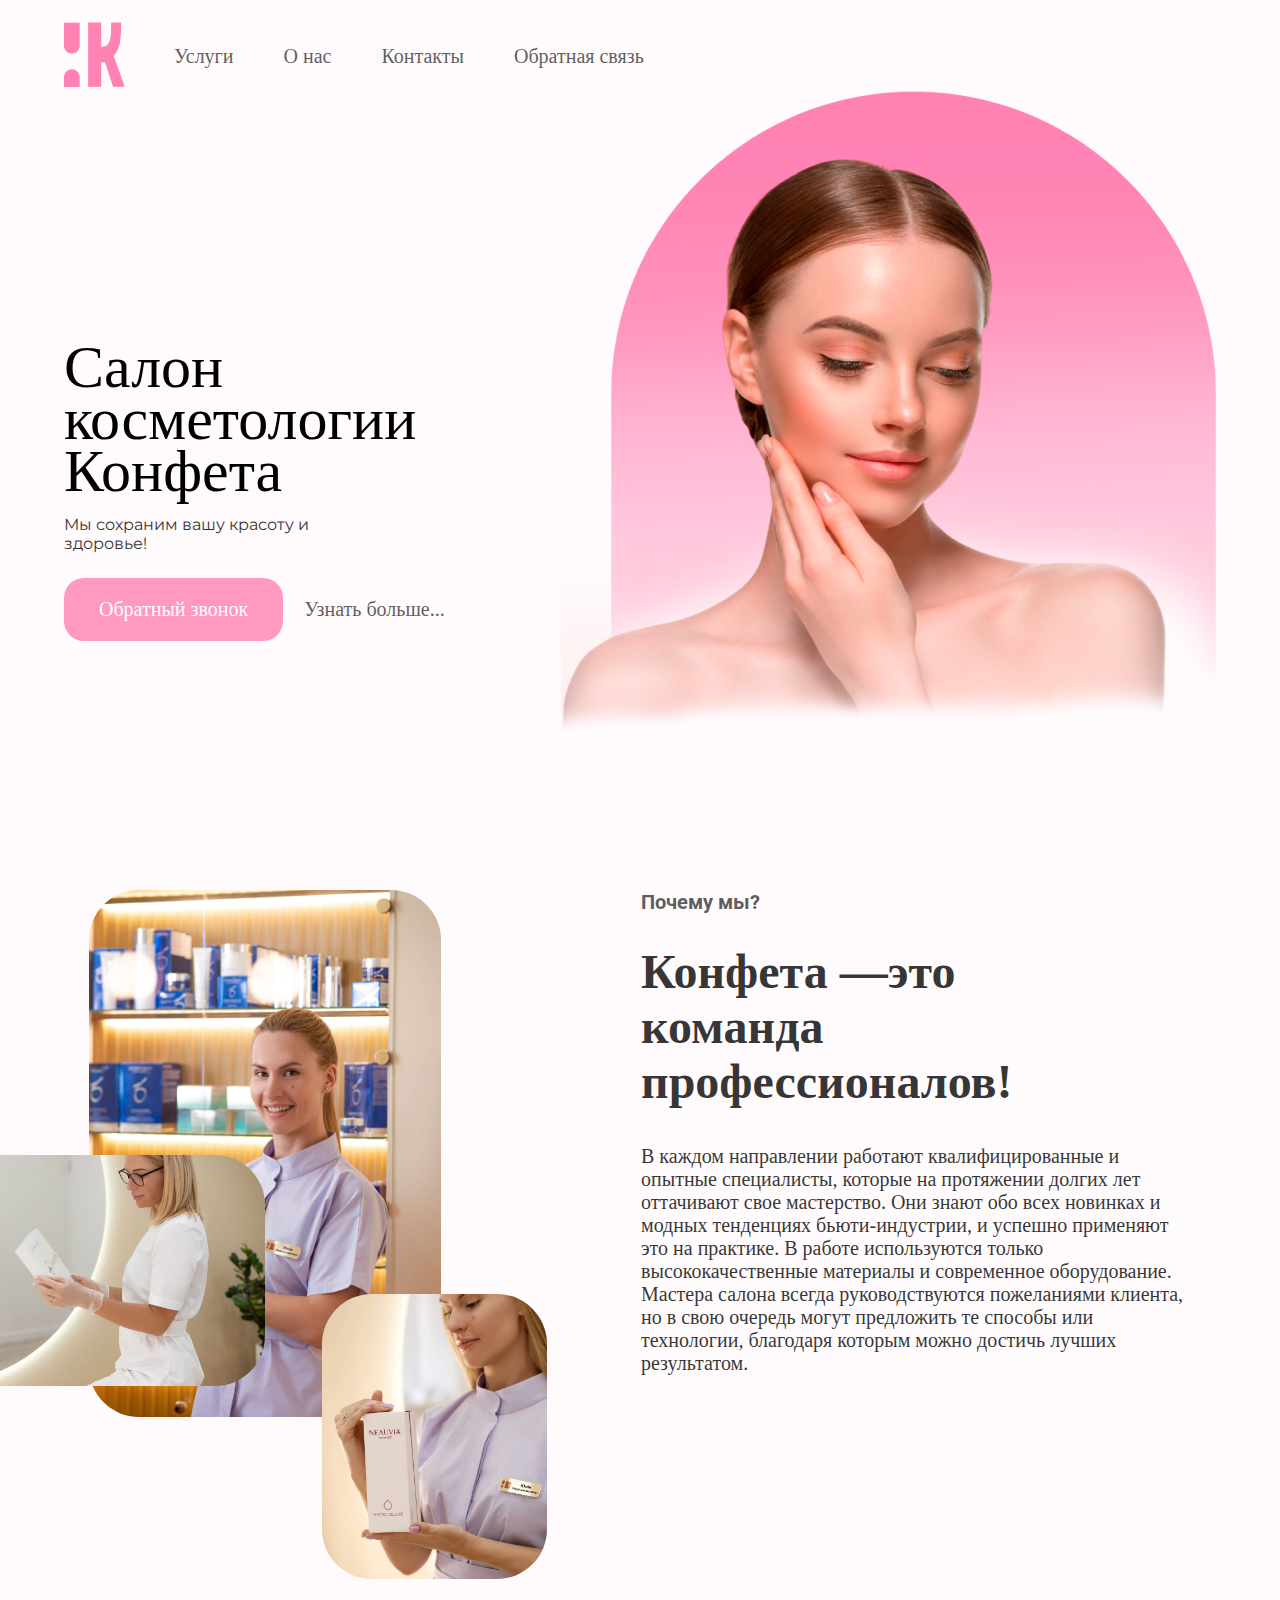
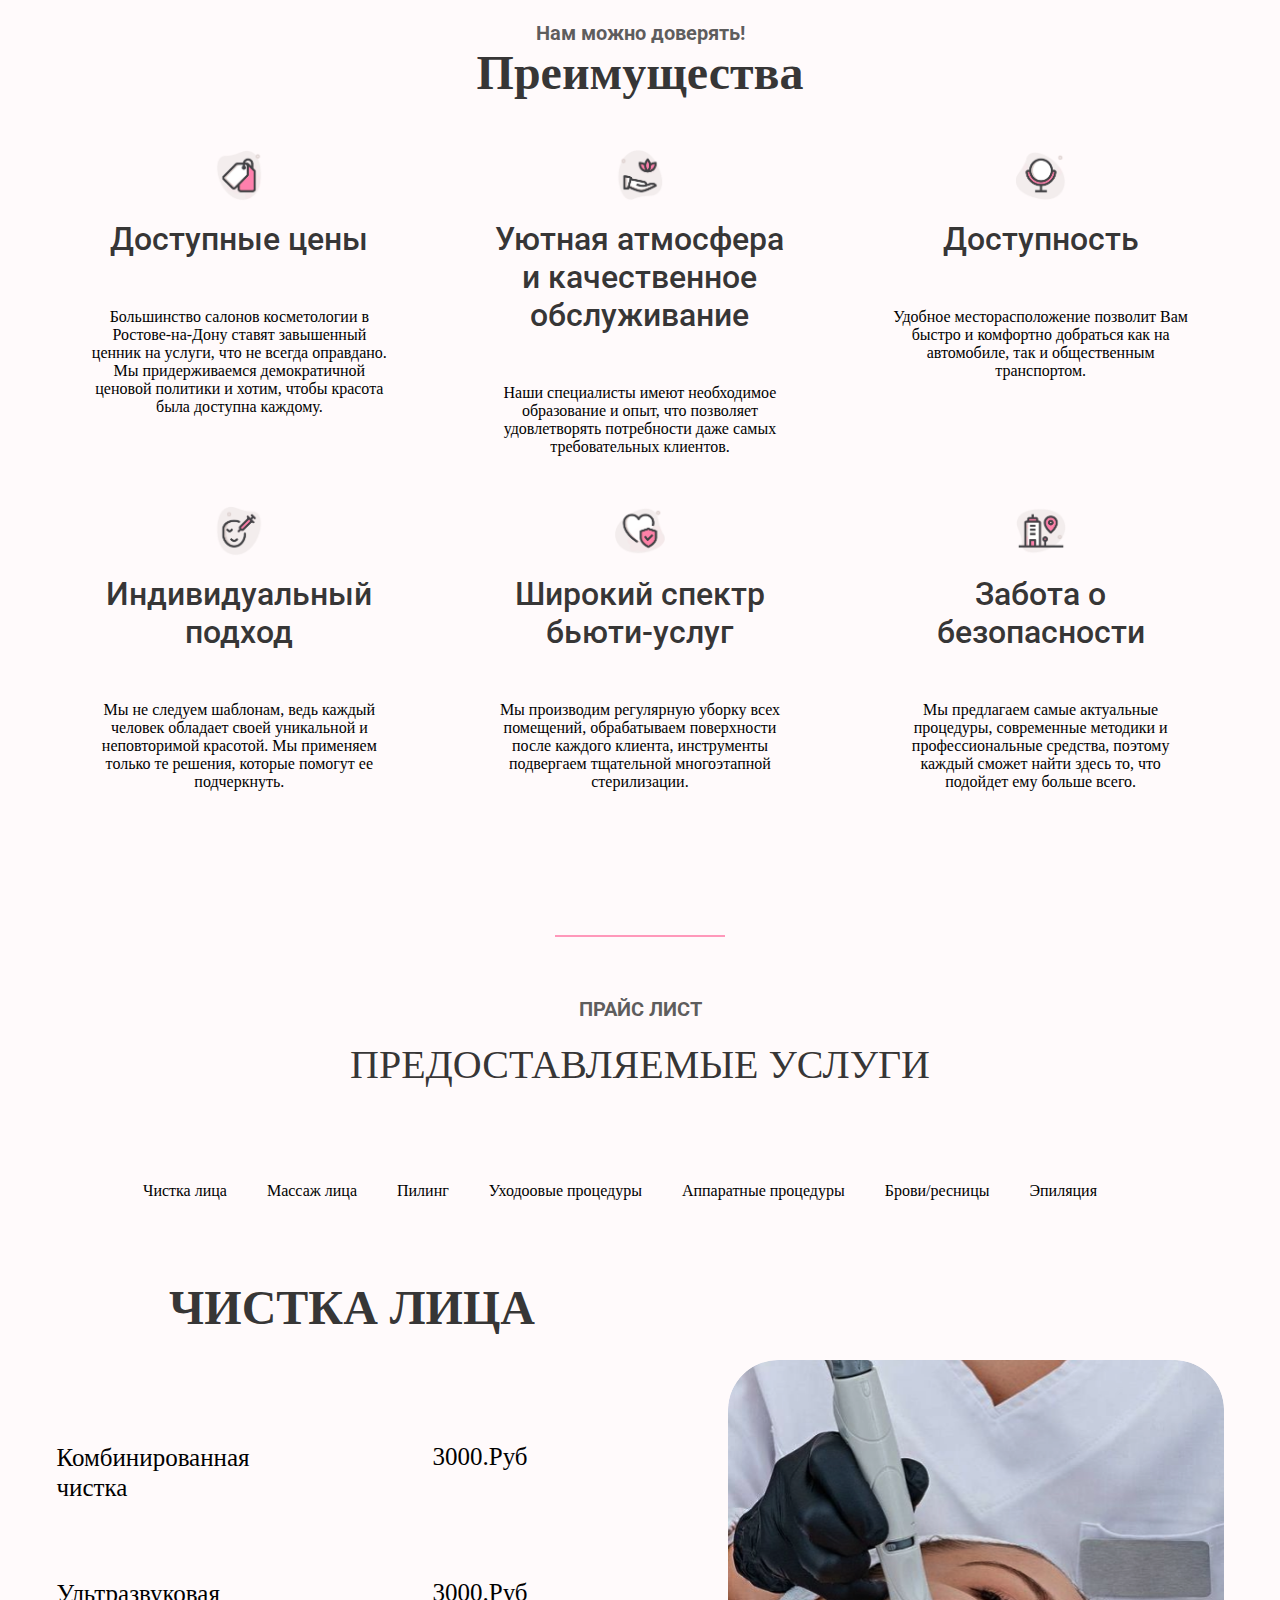
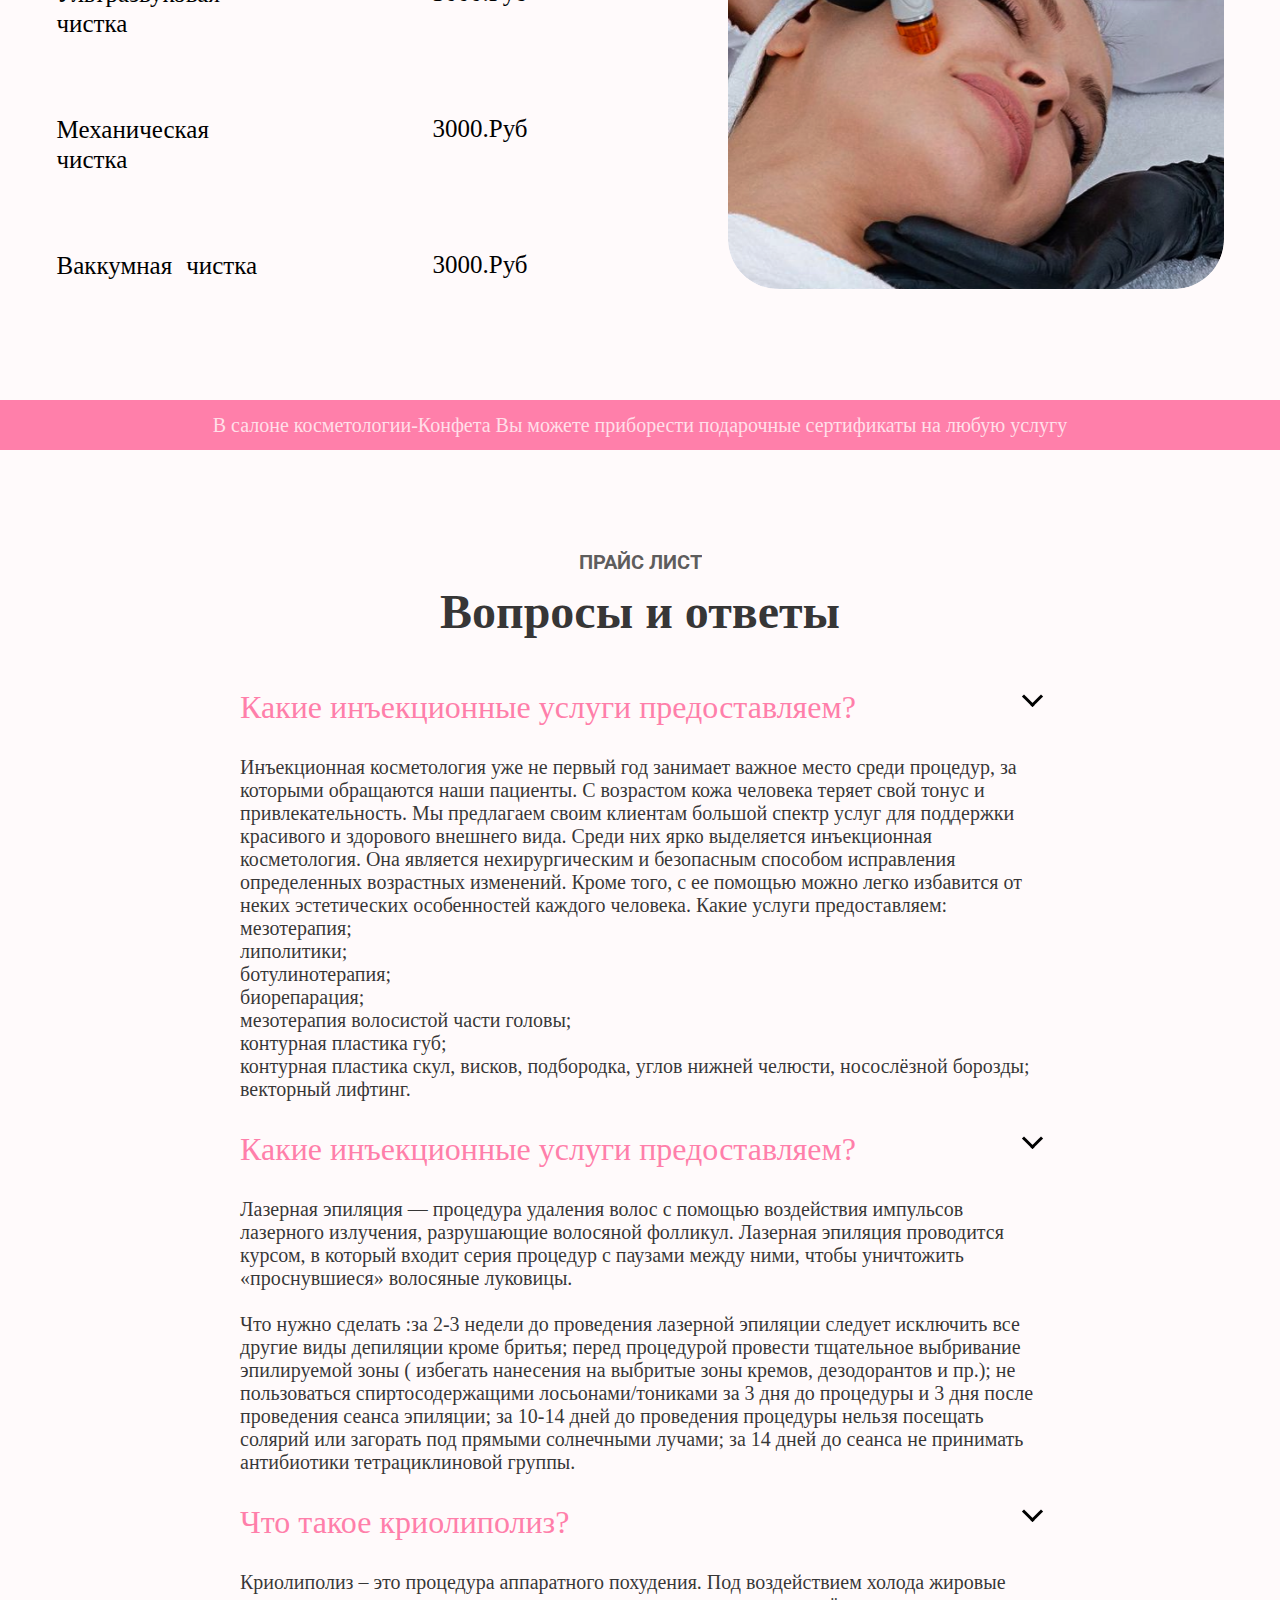
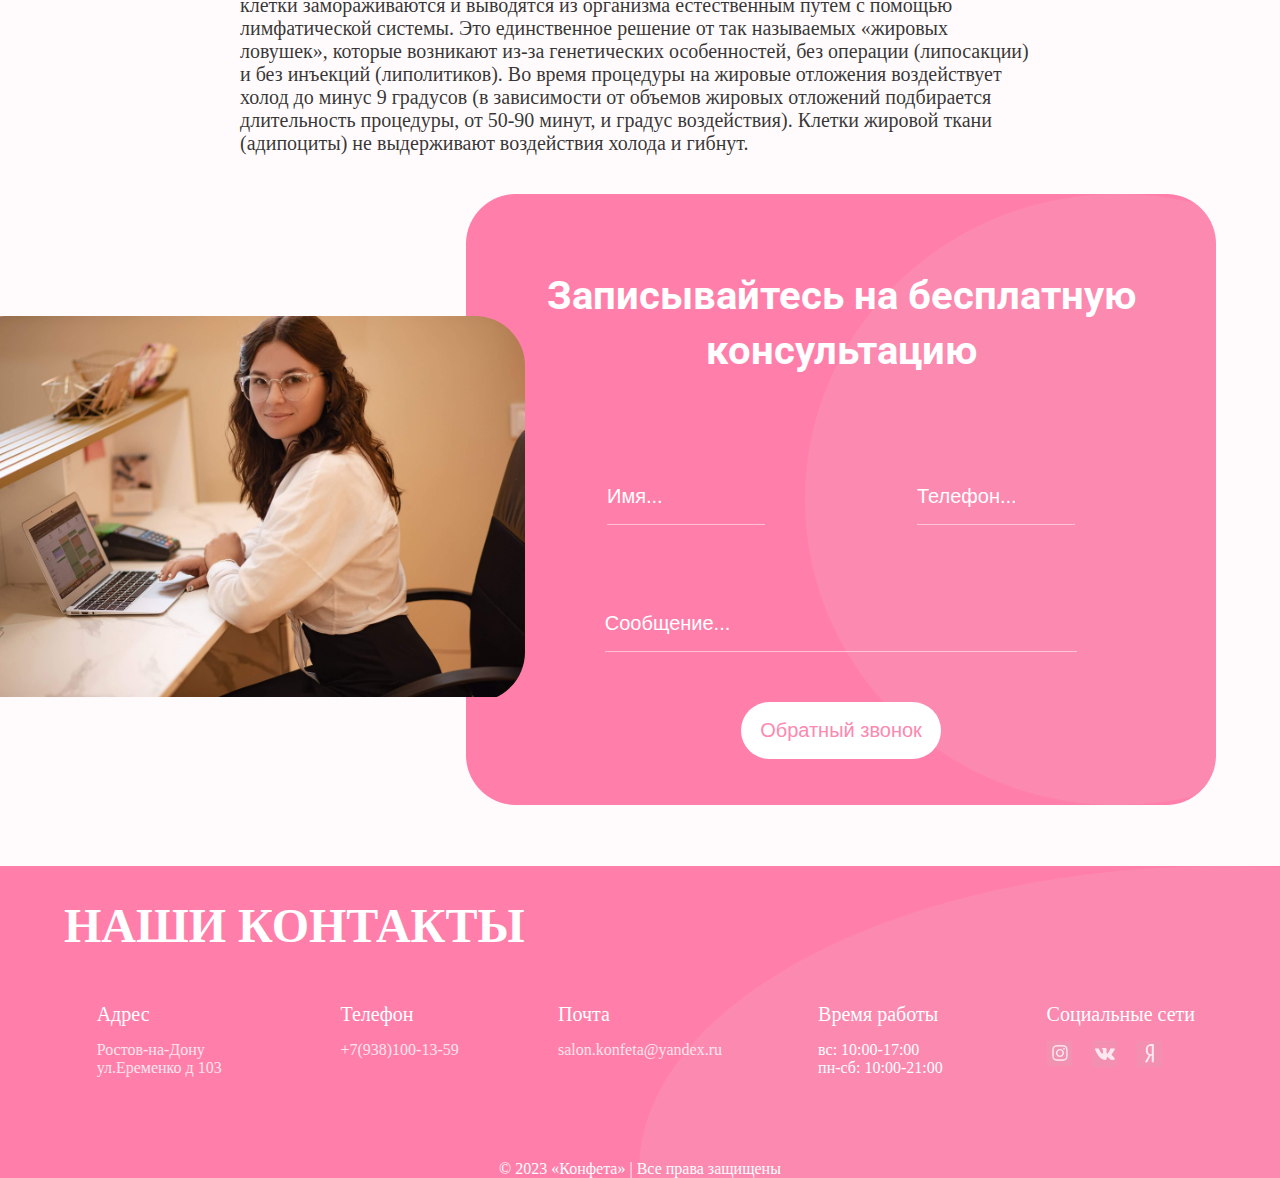
<file: index.html>
<!DOCTYPE html>
<html lang="en">
<head>
    <meta charset="UTF-8">
    <meta http-equiv="X-UA-Compatible" content="IE=edge">
    <meta name="viewport" content="width=device-width, initial-scale=1.0">
    <title>Document</title>
    <script src="https://code.jquery.com/jquery-3.6.0.js"></script>
    <link rel="stylesheet" href="styles/style.css">
</head>
<body>
    <div class="hero">
        <header class="header">
                <div class="header__content wrap">
                    <nav class="nav">
                        <div class="logo"><img src="images/logotip.png" alt="логотип"></div>
                        <ul class="nav__list">
                            <li><a  href="#service">Услуги</a></li>
                            <li><a  href="#why">О нас</a></li>
                            <li><a  href="#footer" >Контакты</a></li>
                            <li><a  href="#form" >Обратная связь</a></li>
                        </ul>
                        <a href="#" class="menu-btn">
                            <span></span>
                        </a>
                        
                        <script>
                            $('.menu-btn').on('click', function(e) {
                                e.preventDefault();
                                $(this).toggleClass('menu-btn_active');
                                $('.nav__list_mob').toggleClass('nav__list_mob_active')
                            });
                        </script>
                        
                        
                    </nav>
                    <ul class="nav__list_mob">
                        <li><a class="clear" href="#service">Услуги</a></li>
                        <li><a class="clear" href="#why">О нас</a></li>
                        <li><a class="clear" href="#footer">Контакты</a></li>
                        <li><a class="clear" href="#form">Обратная связь</a></li>
                    </ul>
                    
                </div>
        </header>
        <div class="hero__content wrap">
            <div class="hero__text">
                <h1 class="hero__title">
                    Салон косметологии</br>
                    Конфета
                </h1>
                <p class="desc">
                    Мы сохраним вашу красоту и здоровье!
                </p>
                <span>
                    <a href="#form" class="btn btn_pink">Обратный звонок</a>
                    <a href="#why" class="btn btn_more">Узнать больше...</a>
                </span>
            </div>
            <div class="hero__img"><img src="images/back_woman.png" alt="девушка"></div>
        </div>
    </div>
    <div class="why" id="why">
        <div class="why__content wrap">
            <div class="why__imgs"><img src="images/about1.jpg" alt="доктор" srcset=""></div>
            <div class="why__text">
                <p class="subtitle">Почему мы?</p>
                <h2 class="title title_left">
                    Конфета —это
                    </br>
                    команда
                    </br>
                    профессионалов!
                </h2>
                <p class="text text_left text_black">В каждом направлении работают квалифицированные и 
                    опытные специалисты, которые на протяжении долгих 
                    лет оттачивают свое мастерство. Они знают обо всех 
                    новинках и модных тенденциях бьюти-индустрии, и
                    успешно применяют это на практике. В работе
                    используются только высококачественные материалы и
                    современное оборудование.
                </br>
                    Мастера салона всегда руководствуются пожеланиями 
                    клиента, но в свою очередь могут предложить те 
                    способы или технологии, благодаря которым можно 
                    достичь лучших результатом.</p>
            </div>
        </div> 
    </div>
    <div class="advantages">
        <div class="advantages__content wrap">
            <p class="subtitle">Нам можно доверять!</p>
                <h2 class="title">Преимущества</h2>
                <div class="advantages__cards">
                    <div class="advantages__card">
                        <div class="card_img">
                            <img src="images/1.png" alt="цены">
                        </div>
                        <h3 class="card__title">Доступные цены</h3>
                        <p class="card__text">Большинство салонов косметологии в Ростове-на-Дону ставят завышенный ценник на услуги, что не всегда оправдано. Мы придерживаемся демократичной ценовой политики и хотим, чтобы красота была доступна каждому.</p>
                    </div>
                    <div class="advantages__card">
                        <div class="card_img">
                            <img src="images/2.png" alt="цены">
                        </div>
                        <h3 class="card__title">Уютная атмосфера и качественное обслуживание</h3>
                        <p class="card__text">Наши специалисты имеют необходимое образование и опыт, что позволяет удовлетворять потребности даже самых требовательных клиентов.</p>
                    </div>
                    <div class="advantages__card">
                        <div class="card_img">
                            <img src="images/4.png" alt="цены">
                        </div>
                        <h3 class="card__title">Доступность</h3>
                        <p class="card__text">Удобное месторасположение позволит Вам быстро и комфортно добраться как на автомобиле, так и общественным транспортом.</p>
                    </div>
                    <div class="advantages__card">
                        <div class="card_img">
                            <img src="images/5.png" alt="цены">
                        </div>
                        <h3 class="card__title">Индивидуальный подход</h3>
                        <p class="card__text">Мы не следуем шаблонам, ведь каждый человек обладает своей уникальной и неповторимой красотой. Мы применяем только те решения, которые помогут ее подчеркнуть.</p>
                    </div>
                    <div class="advantages__card">
                        <div class="card_img">
                            <img src="images/6.png" alt="цены">
                        </div>
                        <h3 class="card__title">Широкий спектр бьюти-услуг</h3>
                        <p class="card__text">Мы производим регулярную уборку всех помещений, обрабатываем поверхности после каждого клиента, инструменты подвергаем тщательной многоэтапной стерилизации.</p>
                    </div>
                    <div class="advantages__card">
                        <div class="card_img">
                            <img src="images/33.png" alt="цены">
                        </div>
                        <h3 class="card__title">Забота о безопасности</h3>
                        <p class="card__text">Мы предлагаем самые актуальные процедуры, современные методики и профессиональные средства, поэтому каждый сможет найти здесь то, что подойдет ему больше всего.</p>
                    </div>
                </div>
        </div>
    </div>
    <div class="price" id="service">
        <div class="price__content wrap">
            <p class="subtitle">ПРАЙС ЛИСТ</p>
            <h2 class="title">ПРЕДОСТАВЛЯЕМЫЕ УСЛУГИ</h2>
            <div class="price__services">
                <div class="services__nav">
                    <ul>
                        <li><p class="link">Чистка лица</p></li>
                        <li><p class="link" href="">Массаж лица</p></li>
                        <li><p class="link" href="">Пилинг</p></li>
                        <li><p class="link" href="">Уходоовые процедуры</p></li>
                        <li><p class="link" href="">Аппаратные процедуры</p></li>
                        <li><p class="link" href="">Брови/ресницы</p></li>
                        <li><p class="link" href="">Эпиляция </p></li>
                    </ul>
                </div>
                <div class="service__content_active s">
                    <div class="price-list">
                        <h3 class="title">ЧИСТКА ЛИЦА</h3>
                        <div class="service">
                            <h4 class="service__title">Комбинированная чистка</h4>
                            <p class="service__price">3000.Руб</p>
                        </div>
                        <div class="service">
                            <h4 class="service__title">Ультразвуковая чистка</h4>
                            <p class="service__price">3000.Руб</p>
                        </div>
                        <div class="service">
                            <h4 class="service__title">Механическая чистка</h4>
                            <p class="service__price">3000.Руб</p>
                        </div>
                        <div class="service">
                            <h4 class="service__title">Ваккумная чистка</h4>
                            <p class="service__price">3000.Руб</p>
                        </div>
                    </div>
                    <div class="service__img">
                        <img src="images/service.png" alt="клиент">
                    </div>
                </div>
                <div class="service__content s">
                    <div class="price-list">
                        <h3 class="title">Массаж</h3>
                        <div class="service">
                            <h4 class="service__title">Общий классический массаж</h4>
                            <p class="service__price">1200.Руб</p>
                        </div>
                        <div class="service">
                            <h4 class="service__title">Антицеллюлитный массаж</h4>
                            <p class="service__price">1400.Руб</p>
                        </div>
                        <div class="service">
                            <h4 class="service__title">Лимфодренажный массаж</h4>
                            <p class="service__price">1100.руб</p>
                        </div>
                        <div class="service">
                            <h4 class="service__title">Массаж лица миофасциальный/буккальный</h4>
                            <p class="service__price">2000.Руб</p>
                        </div>
                    </div>
                    <div class="service__img">
                        <img src="images/222.png" alt="клиент">
                    </div>
                </div>
                <div class="service__content s">
                    <div class="price-list">
                        <h3 class="title">Пилинг</h3>
                        <div class="service">
                            <h4 class="service__title">Гликолевый пилинг</h4>
                            <p class="service__price">2500.Руб</p>
                        </div>
                        <div class="service">
                            <h4 class="service__title">Молочный пилинг</h4>
                            <p class="service__price">2500.Руб</p>
                        </div>
                        <div class="service">
                            <h4 class="service__title">Азелаиновый пилинг</h4>
                            <p class="service__price">3500.руб</p>
                        </div>
                        <div class="service">
                            <h4 class="service__title">Пилинг Джесснера</h4>
                            <p class="service__price">3500.Руб</p>
                        </div>
                    </div>
                    <div class="service__img">
                        <img src="images/111.jpg" alt="клиент">
                    </div>
                </div>
                <div class="service__content s">
                    <div class="price-list">
                        <h3 class="title">Уходоовые процедуры</h3>
                        <div class="service">
                            <h4 class="service__title">Бинтовое обертывание</h4>
                            <p class="service__price">4000.Руб</p>
                        </div>
                        <div class="service">
                            <h4 class="service__title">Нанесение патчей для век</h4>
                            <p class="service__price">1700.Руб</p>
                        </div>
                        <div class="service">
                            <h4 class="service__title">Нанесение крем-пилинга</h4>
                            <p class="service__price">1700.руб</p>
                        </div>
                        <div class="service">
                            <h4 class="service__title">Нанесение сыворотки</h4>
                            <p class="service__price">900.Руб</p>
                        </div>
                    </div>
                    <div class="service__img">
                        <img src="images/333.jpg" alt="клиент">
                    </div>
                </div>
                <div class="service__content s">
                    <div class="price-list">
                        <h3 class="title">Аппаратные процедуры</h3>
                        <div class="service">
                            <h4 class="service__title">Аппаратный лифтинг и контуринг лица</h4>
                            <p class="service__price">5000.Руб</p>
                        </div>
                        <div class="service">
                            <h4 class="service__title">Фотоомоложение</h4>
                            <p class="service__price">7500.Руб</p>
                        </div>
                        <div class="service">
                            <h4 class="service__title">Кислородотерапия</h4>
                            <p class="service__price">5000.руб</p>
                        </div>
                        <div class="service">
                            <h4 class="service__title">Пилинг химический</h4>
                            <p class="service__price">7500.Руб</p>
                        </div>
                    </div>
                    <div class="service__img">
                        <img src="images/444.png" alt="клиент">
                    </div>
                </div>
                <div class="service__content s">
                    <div class="price-list">
                        <h3 class="title">Брови и ресницы</h3>
                        <div class="service">
                            <h4 class="service__title">Окрашивание бровей/ресниц</h4>
                            <p class="service__price">1500.Руб</p>
                        </div>
                        <div class="service">
                            <h4 class="service__title">Долговременная укладка бровей</h4>
                            <p class="service__price">600.Руб</p>
                        </div>
                        <div class="service">
                            <h4 class="service__title">Ламинирование ресниц</h4>
                            <p class="service__price">3500.руб</p>
                        </div>
                        <div class="service">
                            <h4 class="service__title">Снятие ресниц</h4>
                            <p class="service__price">500.Руб</p>
                        </div>
                    </div>
                    <div class="service__img">
                        <img src="images/555.jpg" alt="клиент">
                    </div>
                </div>
                <div class="service__content s">
                    <div class="price-list">
                        <h3 class="title">Эпиляция</h3>
                        <div class="service">
                            <h4 class="service__title">Классическое бикини</h4>
                            <p class="service__price">2500.Руб</p>
                        </div>
                        <div class="service">
                            <h4 class="service__title">Глубокое бикини</h4>
                            <p class="service__price">4000.Руб</p>
                        </div>
                        <div class="service">
                            <h4 class="service__title">Тотальное бикини</h4>
                            <p class="service__price">5800.руб</p>
                        </div>
                        <div class="service">
                            <h4 class="service__title">Участки тела</h4>
                            <p class="service__price">От 500.Руб</p>
                        </div>
                    </div>
                    <div class="service__img">
                        <img src="images/312312.jpg" alt="клиент">
                    </div>
                </div>
                
            </div>
        </div>
    </div>
    <div class="promotion">
        <div class="promotion__content wrap">
            <p class="text text_white text_center">В салоне косметологии-Конфета Вы можете приборести подарочные сертификаты на любую услугу</p>
        </div>
    </div>
   <div class="questions">
    <div class="questions__content wrap">
        <p class="subtitle">ПРАЙС ЛИСТ</p>
        <h2 class="title">Вопросы и ответы</h2>
        <div class="question">
            <div class="question__title">
                <p class="title_question title_pink">Какие инъекционные услуги предоставляем?</p>
                <div class="arrow arrow-bottom"></div>
            </div>
            <div class="text text_black text_left q">
                Инъекционная косметология уже не первый год занимает важное место среди процедур, за которыми обращаются наши пациенты. С возрастом кожа человека теряет свой тонус и привлекательность. Мы предлагаем своим клиентам большой спектр услуг для поддержки красивого и здорового внешнего вида. Среди них ярко выделяется инъекционная косметология. Она является нехирургическим и безопасным способом исправления определенных возрастных изменений. Кроме того, с ее помощью можно легко избавится от неких эстетических особенностей каждого человека.
                Какие услуги предоставляем:
                <ul>
                    <li>мезотерапия;</li>
                    <li>липолитики;</li>
                    <li>ботулинотерапия;</li>
                    <li>биорепарация;</li>
                    <li>мезотерапия волосистой части головы;</li>
                    <li>контурная пластика губ;</li>
                    <li>контурная пластика скул, висков, подбородка, углов нижней челюсти, носослёзной борозды;</li>
                    <li>векторный лифтинг.</li>
                </ul>        
            </div>
        </div>
        <div class="question">
            <div class="question__title">
                <p class="title_question title_pink">Какие инъекционные услуги предоставляем?</p>
                <div class="arrow arrow-bottom"></div>
            </div>
            <div class="text text_black text_left q">
                Лазерная эпиляция — процедура удаления волос с помощью воздействия импульсов лазерного излучения, разрушающие волосяной фолликул. Лазерная эпиляция проводится курсом, в который входит серия процедур с паузами между ними, чтобы уничтожить «проснувшиеся» волосяные луковицы.
            </br>
            </br>
                Что нужно сделать
                :за 2-3 недели до проведения лазерной эпиляции следует исключить все другие виды депиляции кроме бритья;
                перед процедурой провести тщательное выбривание эпилируемой зоны ( избегать нанесения на выбритые зоны кремов, дезодорантов и пр.);
                не пользоваться спиртосодержащими лосьонами/тониками за 3 дня до процедуры и 3 дня после проведения сеанса эпиляции;
                за 10-14 дней до проведения процедуры нельзя посещать солярий или загорать под прямыми солнечными лучами;
                за 14 дней до сеанса не принимать антибиотики тетрациклиновой группы.
            </div>
        </div>
        <div class="question">
            <div class="question__title">
                <p class="title_question title_pink">Что такое криолиполиз?</p>
                <div class="arrow arrow-bottom"></div>
            </div>
            <div class="text text_black text_left q">
                Криолиполиз – это процедура аппаратного похудения. Под воздействием холода жировые клетки замораживаются и выводятся из организма естественным путём с помощью лимфатической системы. 
                Это единственное решение от так называемых «жировых ловушек», которые возникают из-за генетических особенностей, без операции (липосакции) и без инъекций (липолитиков).
                Во время процедуры на жировые отложения воздействует холод до минус 9 градусов (в зависимости от объемов жировых отложений подбирается длительность процедуры, от 50-90 минут, и градус воздействия). Клетки жировой ткани (адипоциты) не выдерживают воздействия холода и гибнут.
            </div>
        </div>        
    </div>
   </div>
   <div class="form" id="form">
    <div class="form__content wrap">
        <div class="conteiner"></div>
        <div class="form__img_mob">
            <img src="images/form.jpg" alt="" srcset="">
        </div>
        <div class="form__form">
            <h3 class="title text_white text_center">Записывайтесь на бесплатную консультацию</h3>
            <form method="post" action="mail.php">
                <span>
                    <input type="text" name="name" placeholder="Имя...">
                    <input type="tel" name="phone" placeholder="Телефон...">
                </span>
                <input type="text" name="text" maxlength="40" placeholder="Сообщение...">
                <input type="submit" value="Обратный звонок">

            </form>
        </div>
    </div>
   </div>
    <footer class="footer" id="footer">
        <div class="footer__content wrap">
            <h2 class="title title_white title_left">НАШИ КОНТАКТЫ</h2>
            <div class="footer__section">
                <div class="footer__nav">
                    <h3 class="footer__title">Адрес</h3>
                    <ul>
                        <li><a href="https://yandex.ru/maps/39/rostov-na-donu/?ll=39.593319%2C47.232764&mode=poi&poi%5Bpoint%5D=39.593161%2C47.232776&poi%5Buri%5D=ymapsbm1%3A%2F%2Forg%3Foid%3D200969506282&z=21">Ростов-на-Дону</br>
                            ул.Еременко д 103</a></li>
                    </ul>
                </div>
                <div class="footer__nav">
                    <h3 class="footer__title">Телефон</h3>
                    <ul>
                        <li><a href="tel:+7(938)100-13-59">+7(938)100-13-59</a></li>
                    </ul>
                </div>
                <div class="footer__nav">
                    <h3 class="footer__title">Почта</h3>
                    <ul>
                        <li><a href="mailto:salon.konfeta@yandex.ru">salon.konfeta@yandex.ru</a></li>
                    </ul>
                </div>
                <div class="footer__nav">
                    <h3 class="footer__title">Время работы</h3>
                    <ul>
                        <li>вс: 10:00-17:00</li>
                        <li>пн-сб: 10:00-21:00</li>
                    </ul>
                </div>
                <div class="footer__nav footer__nav_soc">
                    <h3 class="footer__title">Социальные сети</h3>
                    <ul>
                        <li><a href="#"><img src="images/inst.png" alt="inst"></a></li>
                        <li><a href="#"><img src="images/vk.png" alt="vk"></a></li>
                        <li><a href="https://yandex.ru/maps/39/rostov-na-donu/?ll=39.593319%2C47.232764&mode=poi&poi%5Bpoint%5D=39.593161%2C47.232776&poi%5Buri%5D=ymapsbm1%3A%2F%2Forg%3Foid%3D200969506282&z=21"><img src="images/yandex.png" alt="yandex"></a></li>
                    </ul>
                </div>
                
            </div>
            <div class="copyright">© 2023  «Конфета» | Все права защищены</div>
        </div>

    </footer>
    <script src="script.js"></script>
</body>
</html>
</file>
<file: styles/style.css>
@import url("header.css");
@import url("hero.css");
@import url("advantages.css");
@import url("promotion.css");
@import url("footer.css");
@import url("comm.css");
@import url("questions.css");
@import url('form.css');
@import url('why.css');
@import url('price.css');
</file>
